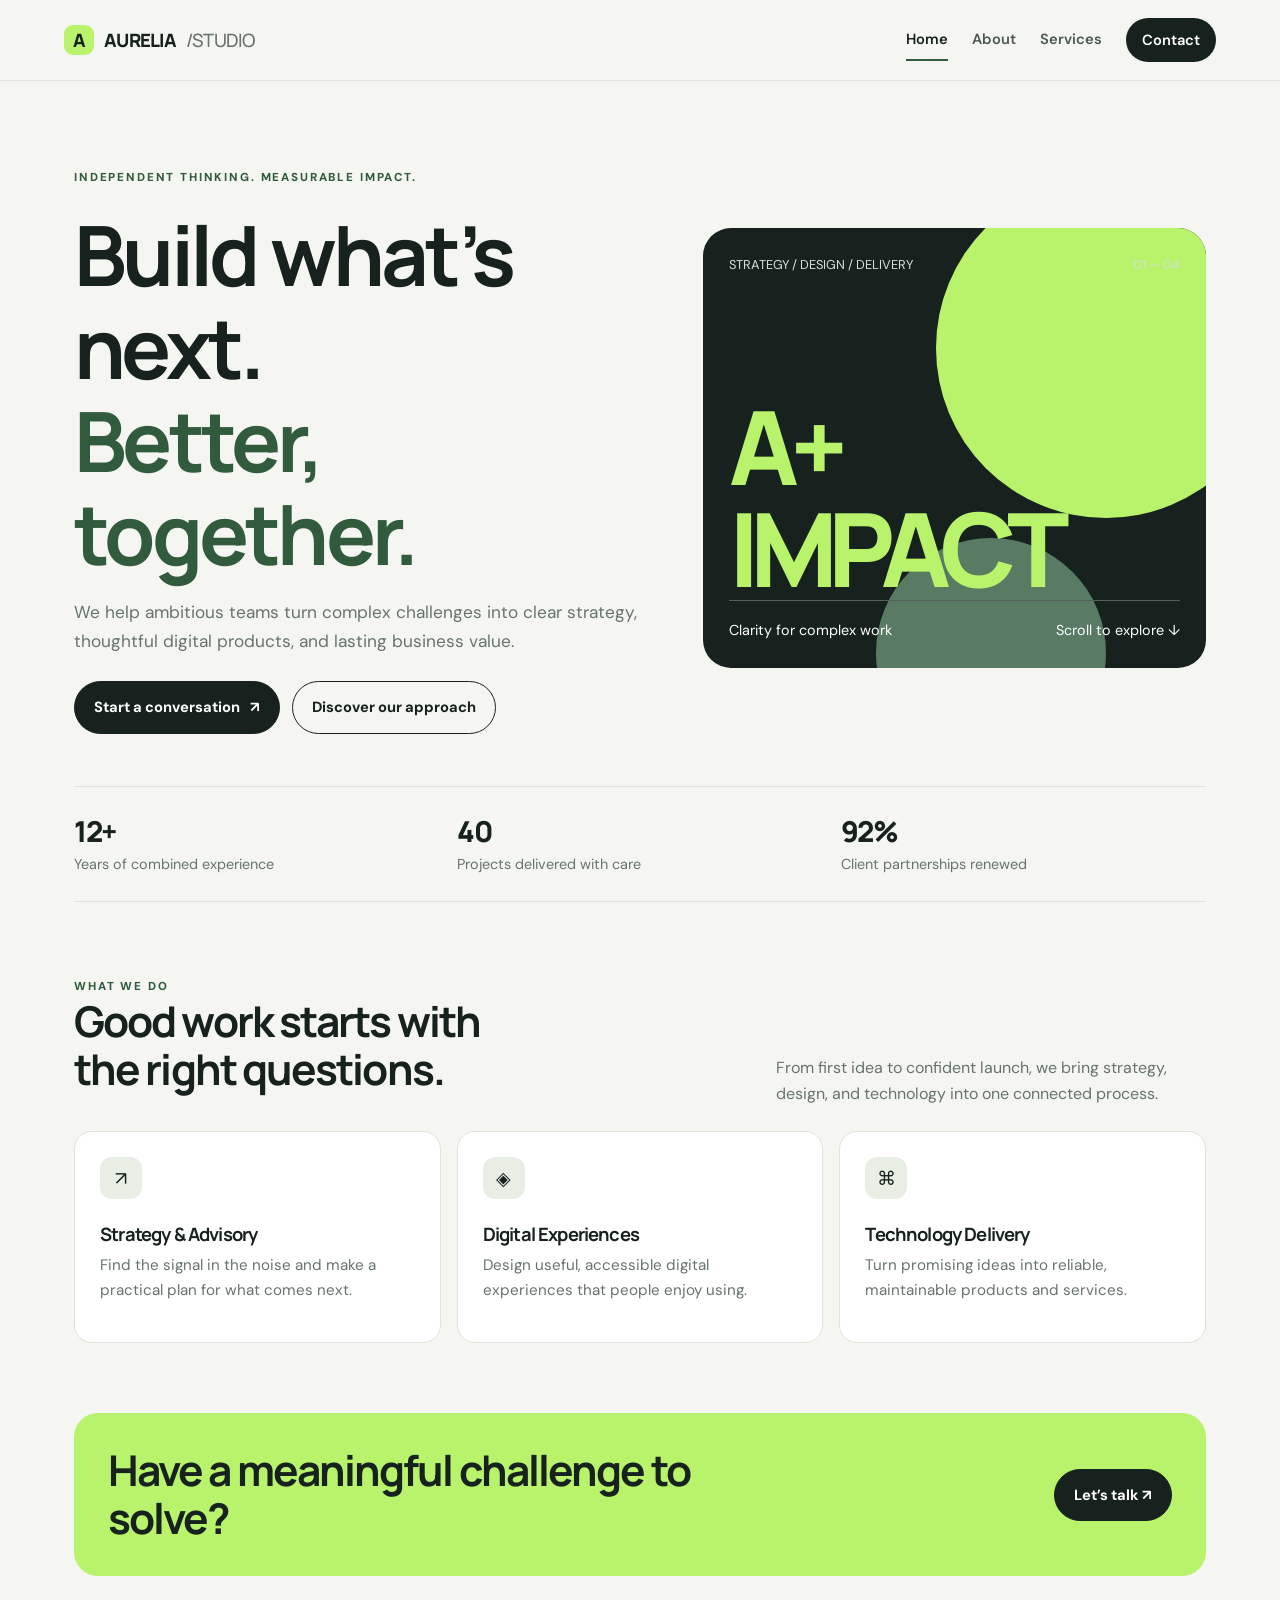
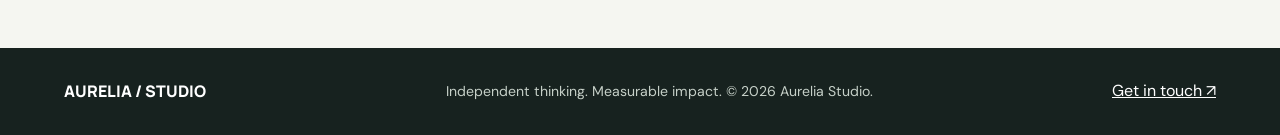
<file: index.html>
<!doctype html>
<html lang="en">
<head>
<meta charset="utf-8">
<meta name="viewport" content="width=device-width, initial-scale=1">
<meta name="description" content="Aurelia strategy and digital studio — professional company website demo.">
<title>Home | Aurelia Studio</title>
<link rel="stylesheet" href="style.css">
</head>
<body>
<header class="site-header">
<a class="logo" href="index.html"><span class="logo-mark">A</span> AURELIA<span style="font-weight:500;color:var(--muted)">/STUDIO</span></a>
<nav aria-label="Main navigation"><a href="index.html" aria-current="page">Home</a><a href="about.html">About</a><a href="products.html">Services</a><a href="contact.html" class="nav-cta">Contact</a></nav>
</header>
<main><section class="hero"><div class="hero-copy"><span class="eyebrow">Independent thinking. Measurable impact.</span><h1>Build what’s next.<br><span style="color:var(--green-dark)">Better, together.</span></h1><p>We help ambitious teams turn complex challenges into clear strategy, thoughtful digital products, and lasting business value.</p><div class="actions"><a class="btn" href="contact.html">Start a conversation <span aria-hidden="true">↗</span></a><a class="btn secondary" href="about.html">Discover our approach</a></div></div><div class="hero-art" role="img" aria-label="Abstract graphic representing progress and growth"><div class="art-top"><span>STRATEGY / DESIGN / DELIVERY</span><span>01 — 04</span></div><div class="art-number">A+<br>IMPACT</div><div class="art-bottom"><span>Clarity for complex work</span><span>Scroll to explore ↓</span></div></div></section><section class="stat-row" aria-label="Company highlights"><div class="stat"><strong>12+</strong><span>Years of combined experience</span></div><div class="stat"><strong>40</strong><span>Projects delivered with care</span></div><div class="stat"><strong>92%</strong><span>Client partnerships renewed</span></div></section><section class="section"><div class="section-heading"><div><span class="eyebrow">What we do</span><h2>Good work starts with<br>the right questions.</h2></div><p>From first idea to confident launch, we bring strategy, design, and technology into one connected process.</p></div><div class="grid-3"><article class="card"><div class="icon" aria-hidden="true">↗</div><h3>Strategy &amp; Advisory</h3><p>Find the signal in the noise and make a practical plan for what comes next.</p></article><article class="card"><div class="icon" aria-hidden="true">◈</div><h3>Digital Experiences</h3><p>Design useful, accessible digital experiences that people enjoy using.</p></article><article class="card"><div class="icon" aria-hidden="true">⌘</div><h3>Technology Delivery</h3><p>Turn promising ideas into reliable, maintainable products and services.</p></article></div></section><section class="cta-panel"><h2>Have a meaningful challenge to solve?</h2><a class="btn" href="contact.html">Let’s talk ↗</a></section></main>
<footer class="site-footer"><span class="footer-brand">AURELIA / STUDIO</span><p>Independent thinking. Measurable impact. © 2026 Aurelia Studio.</p><a href="contact.html">Get in touch ↗</a></footer>
</body>
</html>
</file>
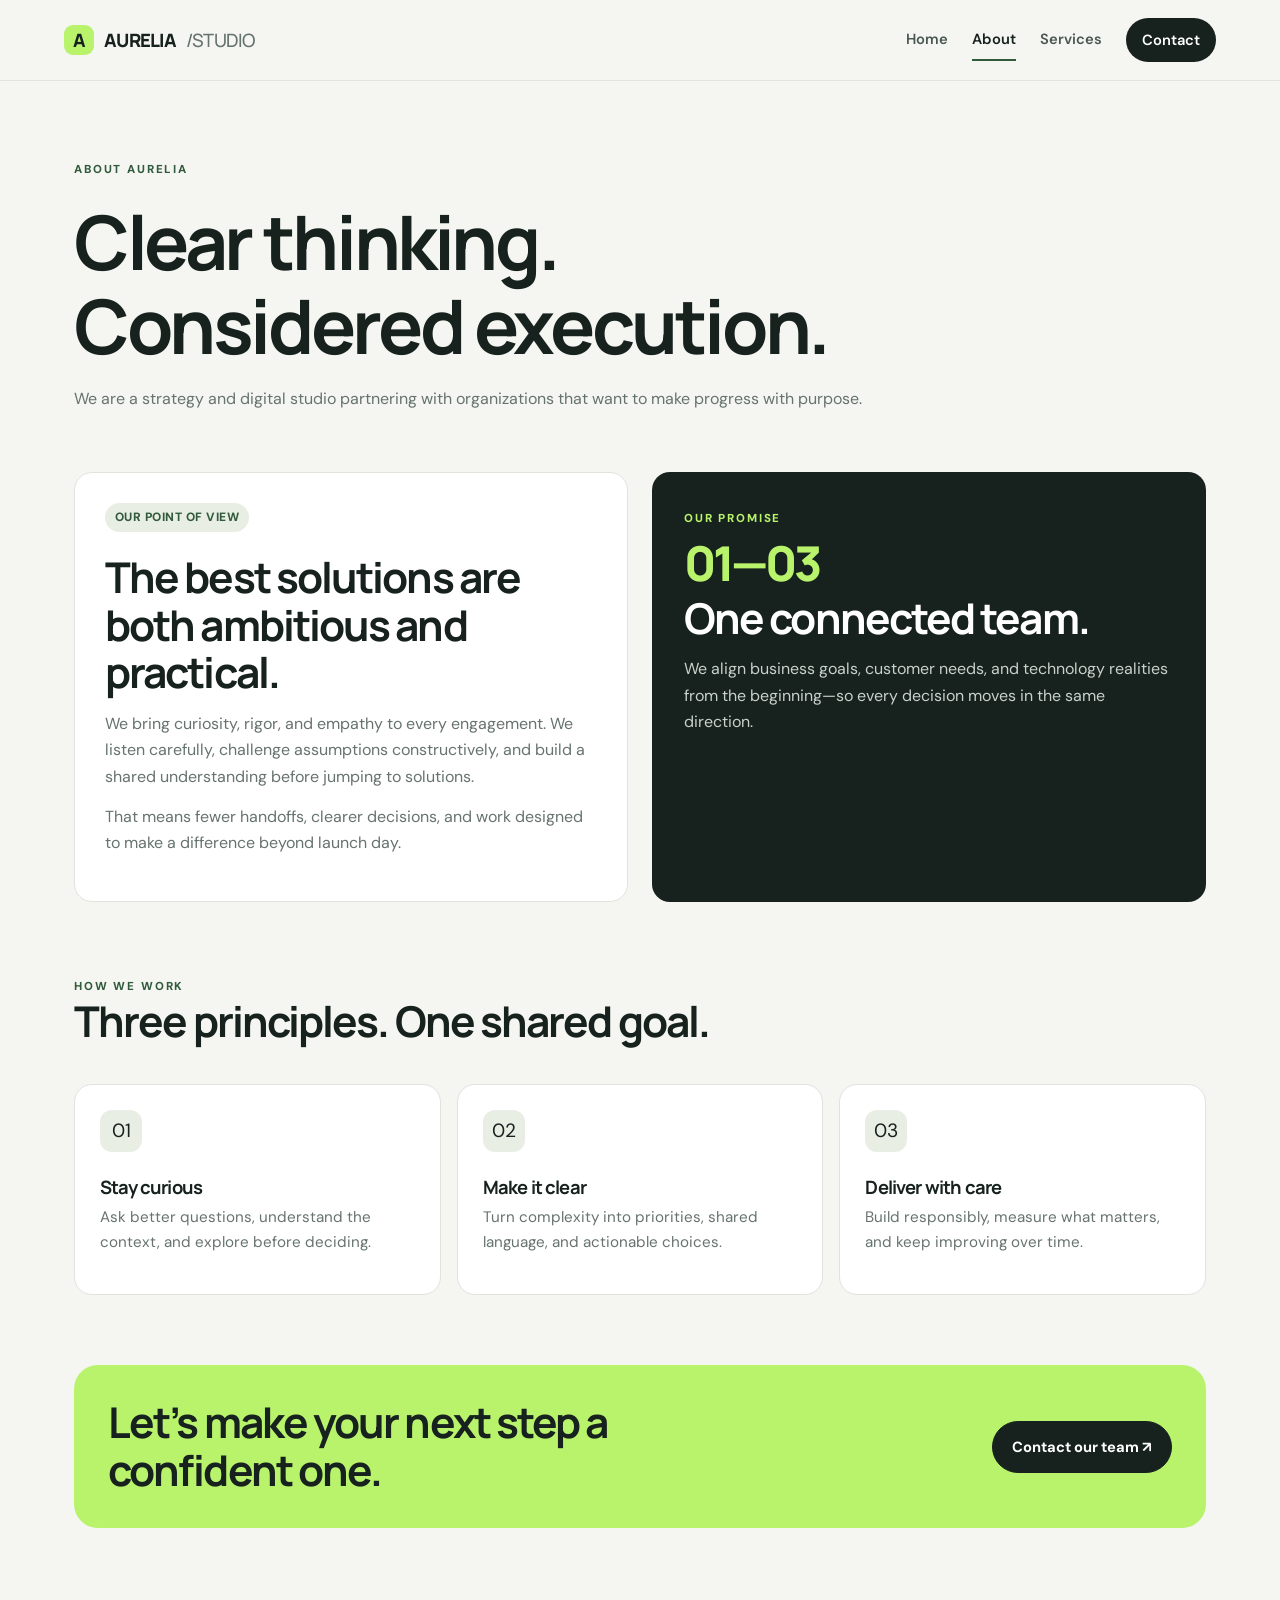
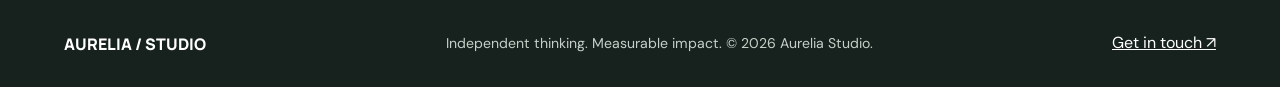
<file: about.html>
<!doctype html>
<html lang="en">
<head>
<meta charset="utf-8">
<meta name="viewport" content="width=device-width, initial-scale=1">
<meta name="description" content="Aurelia strategy and digital studio — professional company website demo.">
<title>About | Aurelia Studio</title>
<link rel="stylesheet" href="style.css">
</head>
<body>
<header class="site-header">
<a class="logo" href="index.html"><span class="logo-mark">A</span> AURELIA<span style="font-weight:500;color:var(--muted)">/STUDIO</span></a>
<nav aria-label="Main navigation"><a href="index.html">Home</a><a href="about.html" aria-current="page">About</a><a href="products.html">Services</a><a href="contact.html" class="nav-cta">Contact</a></nav>
</header>
<main><section class="page-intro"><span class="eyebrow">About Aurelia</span><h1>Clear thinking.<br>Considered execution.</h1><p class="muted">We are a strategy and digital studio partnering with organizations that want to make progress with purpose.</p></section><section class="split"><article class="panel"><span class="pill">Our point of view</span><h2 style="margin-top:22px">The best solutions are both ambitious and practical.</h2><p class="muted">We bring curiosity, rigor, and empathy to every engagement. We listen carefully, challenge assumptions constructively, and build a shared understanding before jumping to solutions.</p><p class="muted">That means fewer handoffs, clearer decisions, and work designed to make a difference beyond launch day.</p></article><aside class="dark-panel"><span class="eyebrow" style="color:var(--green)">Our promise</span><div class="metric">01—03</div><h2>One connected team.</h2><p>We align business goals, customer needs, and technology realities from the beginning—so every decision moves in the same direction.</p></aside></section><section class="section"><div class="section-heading"><div><span class="eyebrow">How we work</span><h2>Three principles. One shared goal.</h2></div></div><div class="grid-3"><article class="card"><div class="icon">01</div><h3>Stay curious</h3><p>Ask better questions, understand the context, and explore before deciding.</p></article><article class="card"><div class="icon">02</div><h3>Make it clear</h3><p>Turn complexity into priorities, shared language, and actionable choices.</p></article><article class="card"><div class="icon">03</div><h3>Deliver with care</h3><p>Build responsibly, measure what matters, and keep improving over time.</p></article></div></section><section class="cta-panel"><h2>Let’s make your next step a confident one.</h2><a class="btn" href="contact.html">Contact our team ↗</a></section></main>
<footer class="site-footer"><span class="footer-brand">AURELIA / STUDIO</span><p>Independent thinking. Measurable impact. © 2026 Aurelia Studio.</p><a href="contact.html">Get in touch ↗</a></footer>
</body>
</html>
</file>
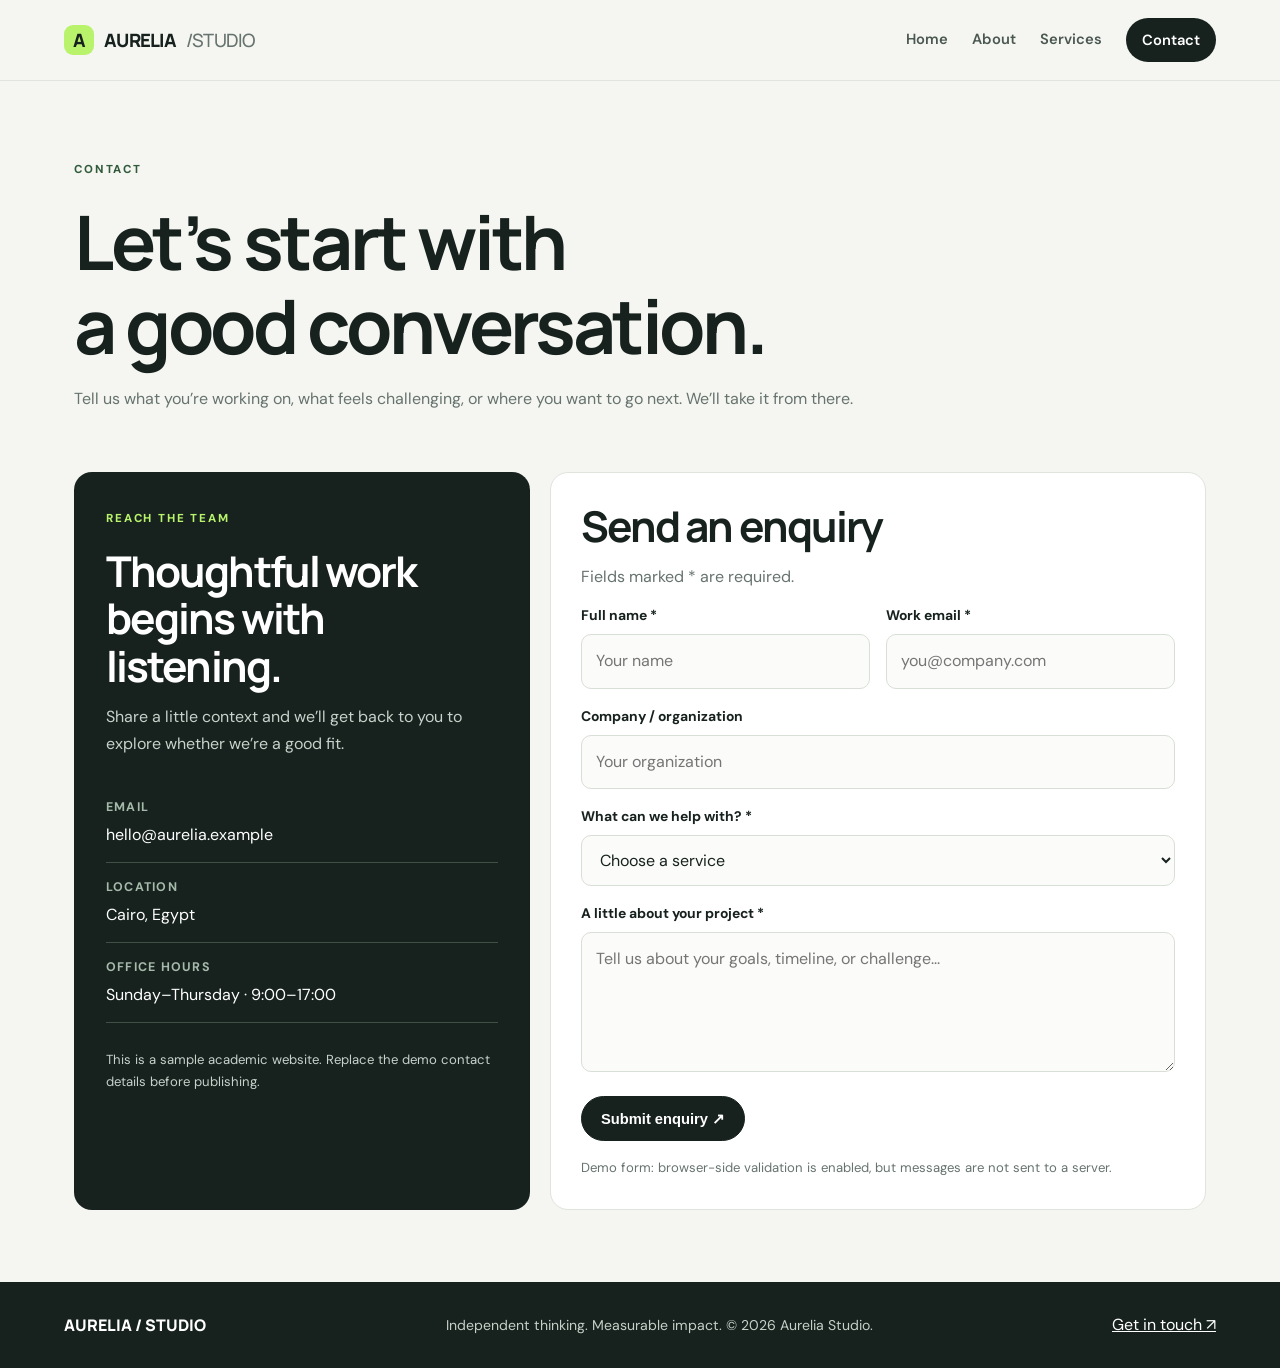
<file: contact.html>
<!doctype html>
<html lang="en">
<head>
<meta charset="utf-8">
<meta name="viewport" content="width=device-width, initial-scale=1">
<meta name="description" content="Aurelia strategy and digital studio — professional company website demo.">
<title>Contact | Aurelia Studio</title>
<link rel="stylesheet" href="style.css">
</head>
<body>
<header class="site-header">
<a class="logo" href="index.html"><span class="logo-mark">A</span> AURELIA<span style="font-weight:500;color:var(--muted)">/STUDIO</span></a>
<nav aria-label="Main navigation"><a href="index.html">Home</a><a href="about.html">About</a><a href="products.html">Services</a><a href="contact.html" aria-current="page" class="nav-cta">Contact</a></nav>
</header>
<main><section class="page-intro"><span class="eyebrow">Contact</span><h1>Let’s start with<br>a good conversation.</h1><p class="muted">Tell us what you’re working on, what feels challenging, or where you want to go next. We’ll take it from there.</p></section><section class="contact-grid"><aside class="dark-panel"><span class="eyebrow" style="color:var(--green)">Reach the team</span><h2 style="margin-top:18px">Thoughtful work begins with listening.</h2><p>Share a little context and we’ll get back to you to explore whether we’re a good fit.</p><ul class="contact-list"><li><strong>Email</strong>hello@aurelia.example</li><li><strong>Location</strong>Cairo, Egypt</li><li><strong>Office hours</strong>Sunday–Thursday · 9:00–17:00</li></ul><p class="form-note" style="color:#c8d1ca">This is a sample academic website. Replace the demo contact details before publishing.</p></aside><section class="panel"><h2>Send an enquiry</h2><p class="muted">Fields marked * are required.</p><form class="form-grid" action="#" method="get"><div class="field"><label for="name">Full name *</label><input id="name" name="name" type="text" autocomplete="name" required minlength="2" placeholder="Your name"></div><div class="field"><label for="email">Work email *</label><input id="email" name="email" type="email" autocomplete="email" required placeholder="you@company.com"></div><div class="field full"><label for="company">Company / organization</label><input id="company" name="company" type="text" autocomplete="organization" placeholder="Your organization"></div><div class="field full"><label for="service">What can we help with? *</label><select id="service" name="service" required><option value="">Choose a service</option><option>Business &amp; Product Strategy</option><option>UX &amp; Digital Design</option><option>Web &amp; Technology</option><option>Not sure yet</option></select></div><div class="field full"><label for="message">A little about your project *</label><textarea id="message" name="message" required minlength="10" placeholder="Tell us about your goals, timeline, or challenge..."></textarea></div><div class="field full"><button class="btn" type="submit">Submit enquiry ↗</button></div><p class="form-note field full">Demo form: browser-side validation is enabled, but messages are not sent to a server.</p></form></section></section></main>
<footer class="site-footer"><span class="footer-brand">AURELIA / STUDIO</span><p>Independent thinking. Measurable impact. © 2026 Aurelia Studio.</p><a href="contact.html">Get in touch ↗</a></footer>
</body>
</html>
</file>
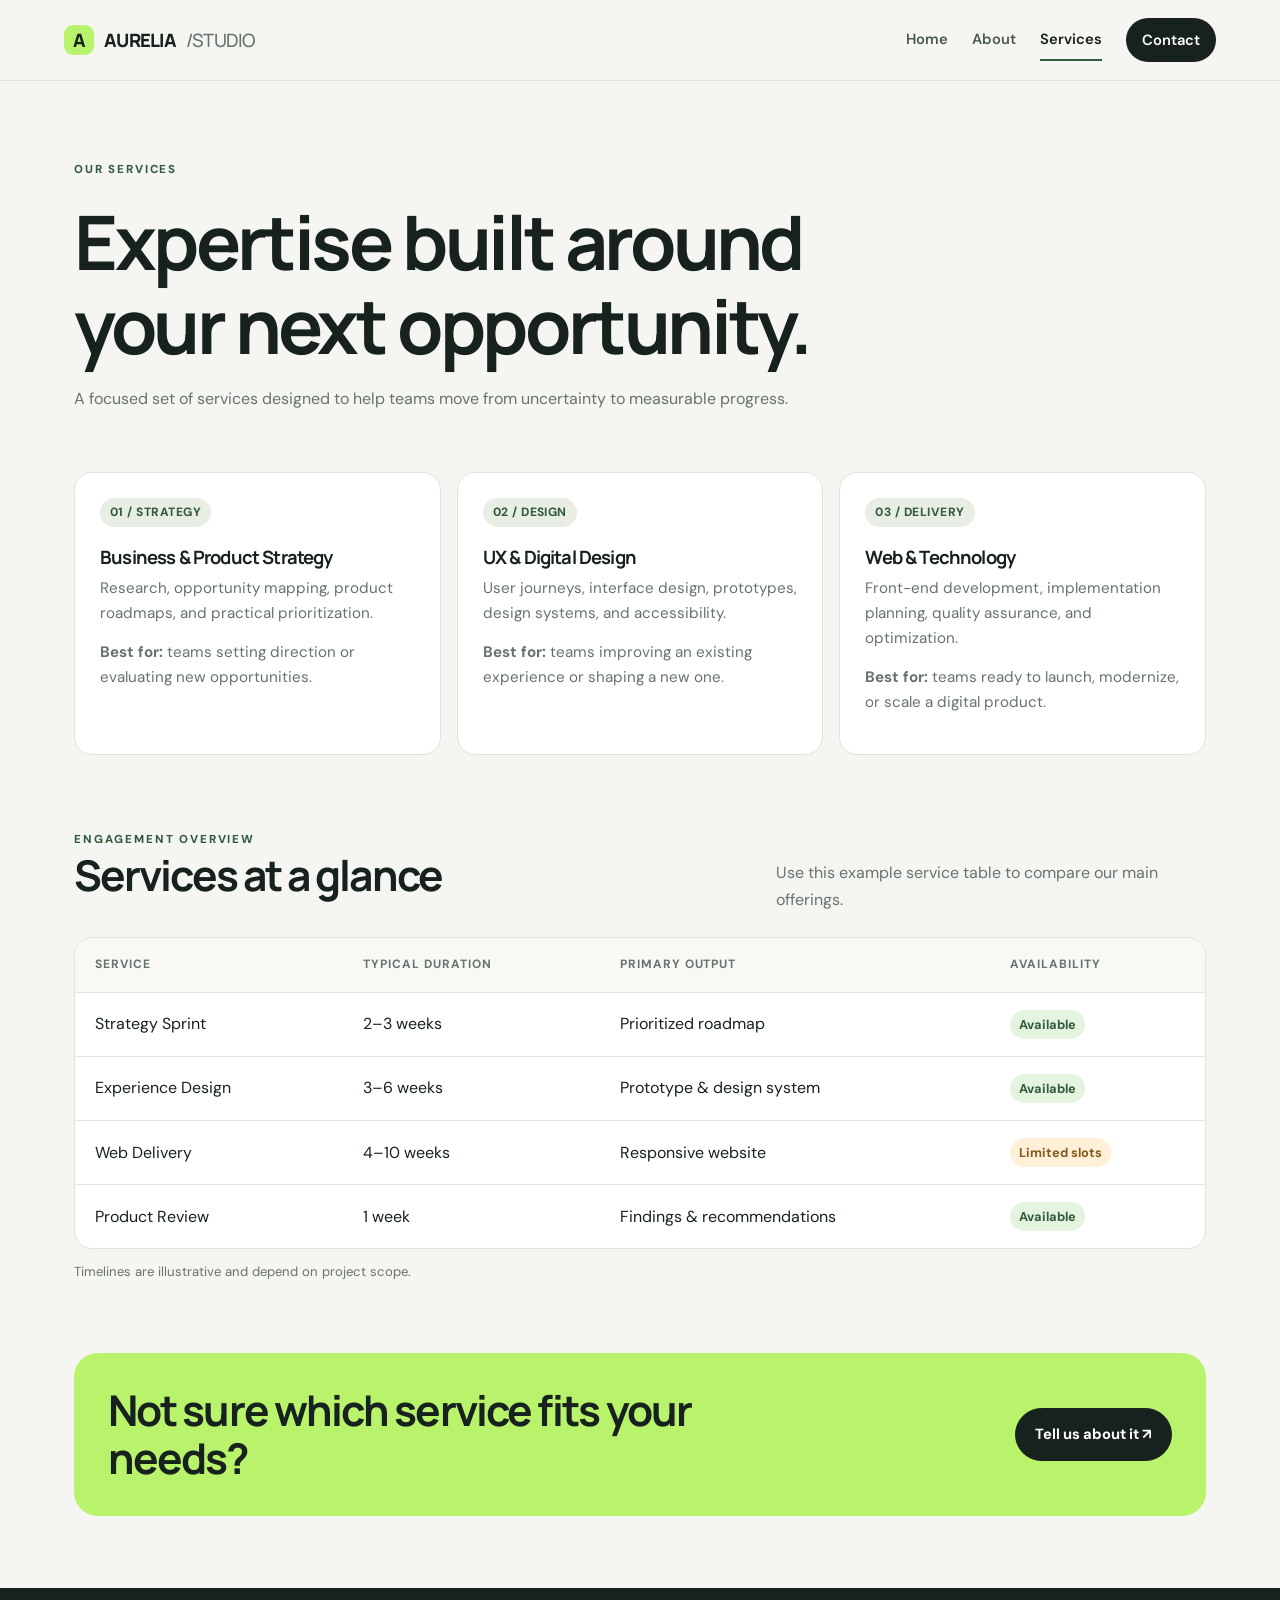
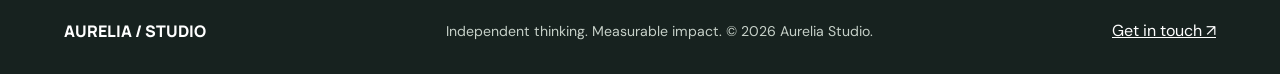
<file: products.html>
<!doctype html>
<html lang="en">
<head>
<meta charset="utf-8">
<meta name="viewport" content="width=device-width, initial-scale=1">
<meta name="description" content="Aurelia strategy and digital studio — professional company website demo.">
<title>Services | Aurelia Studio</title>
<link rel="stylesheet" href="style.css">
</head>
<body>
<header class="site-header">
<a class="logo" href="index.html"><span class="logo-mark">A</span> AURELIA<span style="font-weight:500;color:var(--muted)">/STUDIO</span></a>
<nav aria-label="Main navigation"><a href="index.html">Home</a><a href="about.html">About</a><a href="products.html" aria-current="page">Services</a><a href="contact.html" class="nav-cta">Contact</a></nav>
</header>
<main><section class="page-intro"><span class="eyebrow">Our services</span><h1>Expertise built around<br>your next opportunity.</h1><p class="muted">A focused set of services designed to help teams move from uncertainty to measurable progress.</p></section><section class="grid-3"><article class="card"><span class="pill">01 / Strategy</span><h3 style="margin-top:20px">Business &amp; Product Strategy</h3><p>Research, opportunity mapping, product roadmaps, and practical prioritization.</p><p><strong>Best for:</strong> teams setting direction or evaluating new opportunities.</p></article><article class="card"><span class="pill">02 / Design</span><h3 style="margin-top:20px">UX &amp; Digital Design</h3><p>User journeys, interface design, prototypes, design systems, and accessibility.</p><p><strong>Best for:</strong> teams improving an existing experience or shaping a new one.</p></article><article class="card"><span class="pill">03 / Delivery</span><h3 style="margin-top:20px">Web &amp; Technology</h3><p>Front-end development, implementation planning, quality assurance, and optimization.</p><p><strong>Best for:</strong> teams ready to launch, modernize, or scale a digital product.</p></article></section><section class="section"><div class="section-heading"><div><span class="eyebrow">Engagement overview</span><h2>Services at a glance</h2></div><p>Use this example service table to compare our main offerings.</p></div><div class="table-wrap"><table><thead><tr><th>Service</th><th>Typical duration</th><th>Primary output</th><th>Availability</th></tr></thead><tbody><tr><td>Strategy Sprint</td><td>2–3 weeks</td><td>Prioritized roadmap</td><td><span class="status">Available</span></td></tr><tr><td>Experience Design</td><td>3–6 weeks</td><td>Prototype &amp; design system</td><td><span class="status">Available</span></td></tr><tr><td>Web Delivery</td><td>4–10 weeks</td><td>Responsive website</td><td><span class="status limited">Limited slots</span></td></tr><tr><td>Product Review</td><td>1 week</td><td>Findings &amp; recommendations</td><td><span class="status">Available</span></td></tr></tbody></table></div><p class="form-note" style="margin-top:12px">Timelines are illustrative and depend on project scope.</p></section><section class="cta-panel"><h2>Not sure which service fits your needs?</h2><a class="btn" href="contact.html">Tell us about it ↗</a></section></main>
<footer class="site-footer"><span class="footer-brand">AURELIA / STUDIO</span><p>Independent thinking. Measurable impact. © 2026 Aurelia Studio.</p><a href="contact.html">Get in touch ↗</a></footer>
</body>
</html>
</file>
<file: style.css>
@import url('https://fonts.googleapis.com/css2?family=DM+Sans:wght@400;500;600;700&family=Manrope:wght@400;500;600;700;800&display=swap');
:root{--ink:#17221f;--muted:#66736e;--green:#b8f36b;--green-dark:#315b3c;--paper:#f5f6f1;--white:#fff;--line:#dfe4dc;--dark:#17221f;--soft:#e9eee5;--radius:18px}
*{box-sizing:border-box}html{scroll-behavior:smooth}body{margin:0;background:var(--paper);color:var(--ink);font-family:"DM Sans",Arial,sans-serif;line-height:1.65}a{color:inherit}img{max-width:100%}
.site-header{display:flex;align-items:center;justify-content:space-between;gap:24px;padding:18px max(5%,calc((100% - 1180px)/2));background:rgba(245,246,241,.94);border-bottom:1px solid var(--line);position:sticky;top:0;z-index:10;backdrop-filter:blur(12px)}
.logo{display:flex;align-items:center;gap:10px;text-decoration:none;font:800 1.15rem Manrope,sans-serif;letter-spacing:-.04em}.logo-mark{width:30px;height:30px;border-radius:9px;background:var(--green);display:grid;place-items:center;color:var(--dark);font-weight:800}
nav{display:flex;gap:24px;align-items:center;flex-wrap:wrap}nav a{text-decoration:none;color:#4b5852;font-size:.92rem;font-weight:600;padding:8px 0;border-bottom:2px solid transparent}nav a:hover,nav a[aria-current=page]{color:var(--ink);border-color:var(--green-dark)}
.nav-cta{background:var(--dark);color:white!important;padding:10px 16px!important;border-radius:999px;border:0!important}
main{max-width:1180px;margin:0 auto;padding:44px 24px 72px}.eyebrow{text-transform:uppercase;letter-spacing:.16em;font-size:.72rem;font-weight:800;color:var(--green-dark)}h1,h2,h3{font-family:Manrope,Arial,sans-serif;letter-spacing:-.045em;line-height:1.12}h1{font-size:clamp(2.8rem,6.5vw,5.6rem);margin:18px 0}h2{font-size:clamp(1.7rem,3.4vw,2.65rem);margin:0 0 14px}h3{font-size:1.15rem;margin:0 0 8px}p{margin:0 0 14px}.muted{color:var(--muted)}.hero{display:grid;grid-template-columns:1.08fr .92fr;gap:38px;align-items:center;padding:38px 0 52px}.hero-copy{max-width:680px}.hero-copy p{font-size:1.08rem;max-width:570px;color:var(--muted)}.actions{display:flex;gap:12px;flex-wrap:wrap;margin-top:26px}.btn{display:inline-flex;align-items:center;justify-content:center;gap:10px;padding:13px 19px;border-radius:999px;text-decoration:none;font-weight:700;font-size:.92rem;border:1px solid var(--dark);background:var(--dark);color:white;cursor:pointer}.btn:hover{transform:translateY(-1px)}.btn.secondary{background:transparent;color:var(--dark)}.hero-art{min-height:440px;border-radius:28px;background:var(--dark);padding:26px;position:relative;overflow:hidden;color:white;display:flex;flex-direction:column;justify-content:space-between}.hero-art:before{content:"";position:absolute;width:340px;height:340px;border-radius:50%;background:var(--green);right:-70px;top:-50px}.hero-art:after{content:"";position:absolute;width:230px;height:230px;border-radius:50%;background:#668b70;right:100px;bottom:-100px;opacity:.85}.art-top,.art-bottom,.art-number{position:relative;z-index:1}.art-top{display:flex;justify-content:space-between;align-items:center;font-size:.8rem;color:#d6e0d7}.art-number{font:800 clamp(4rem,8vw,7rem) Manrope,sans-serif;letter-spacing:-.09em;line-height:1;color:var(--green);margin-top:auto}.art-bottom{border-top:1px solid #53615a;padding-top:18px;display:flex;justify-content:space-between;gap:12px;font-size:.9rem}.stat-row{display:grid;grid-template-columns:repeat(3,1fr);border-top:1px solid var(--line);border-bottom:1px solid var(--line);padding:24px 0;gap:18px}.stat strong{display:block;font:800 1.8rem Manrope,sans-serif;letter-spacing:-.05em}.stat span{font-size:.9rem;color:var(--muted)}.section{padding:70px 0 0}.section-heading{display:flex;justify-content:space-between;align-items:end;gap:24px;margin-bottom:24px}.section-heading p{max-width:430px;color:var(--muted);margin:0}.grid-3{display:grid;grid-template-columns:repeat(3,1fr);gap:16px}.card{background:var(--white);border:1px solid var(--line);border-radius:var(--radius);padding:25px;min-height:205px}.card .icon{display:grid;place-items:center;width:42px;height:42px;background:var(--soft);border-radius:12px;margin-bottom:25px;font-size:1.2rem}.card p{color:var(--muted);font-size:.95rem}.cta-panel{background:var(--green);border-radius:24px;padding:34px;display:flex;align-items:center;justify-content:space-between;gap:24px;margin-top:70px}.cta-panel h2{max-width:620px;margin:0}.cta-panel .btn{background:var(--dark);color:white}
.page-intro{padding:30px 0 45px;max-width:800px}.page-intro h1{font-size:clamp(2.6rem,6vw,4.7rem)}.split{display:grid;grid-template-columns:1fr 1fr;gap:24px;align-items:stretch}.panel{background:white;border:1px solid var(--line);border-radius:var(--radius);padding:30px}.dark-panel{background:var(--dark);color:white;border-radius:var(--radius);padding:32px}.dark-panel p{color:#c8d1ca}.metric{font:800 3rem Manrope,sans-serif;color:var(--green);letter-spacing:-.07em}.pill{display:inline-block;background:var(--soft);color:var(--green-dark);border-radius:999px;padding:5px 10px;font-size:.75rem;font-weight:800;letter-spacing:.04em;text-transform:uppercase}
.table-wrap{overflow-x:auto;background:white;border:1px solid var(--line);border-radius:var(--radius);margin-top:22px}table{border-collapse:collapse;width:100%;min-width:620px}th,td{text-align:left;padding:17px 20px;border-bottom:1px solid var(--line)}th{font-size:.75rem;text-transform:uppercase;letter-spacing:.08em;color:var(--muted);background:#f8f9f5}tbody tr:last-child td{border-bottom:0}tbody tr:hover{background:#f8fbf4}.status{display:inline-block;background:#e5f4df;color:#315b3c;padding:4px 9px;border-radius:999px;font-size:.8rem;font-weight:700}.status.limited{background:#fff0d7;color:#83591d}
.contact-grid{display:grid;grid-template-columns:.82fr 1.18fr;gap:20px}.contact-list{list-style:none;padding:0;margin:26px 0}.contact-list li{padding:14px 0;border-bottom:1px solid #405047}.contact-list strong{display:block;font-size:.78rem;text-transform:uppercase;letter-spacing:.1em;color:#a6baab;margin-bottom:4px}.form-grid{display:grid;grid-template-columns:1fr 1fr;gap:16px}.field.full{grid-column:1/-1}label{display:block;font-weight:700;font-size:.87rem;margin-bottom:7px}input,select,textarea{width:100%;font:inherit;padding:13px 14px;border:1px solid #d8dfd6;border-radius:10px;background:#fbfcf9;color:var(--ink)}input:focus,select:focus,textarea:focus{outline:3px solid #b8f36b80;border-color:#789b72}textarea{min-height:140px;resize:vertical}.form-note{font-size:.82rem;color:var(--muted);margin:0}.site-footer{background:var(--dark);color:white;padding:30px max(5%,calc((100% - 1180px)/2));display:flex;justify-content:space-between;align-items:center;gap:18px;flex-wrap:wrap}.site-footer p{margin:0;color:#c6d0c8;font-size:.88rem}.footer-brand{font:800 1rem Manrope,sans-serif}
@media(max-width:800px){.site-header{position:static;align-items:flex-start;flex-direction:column}.hero,.split,.contact-grid{grid-template-columns:1fr}.hero-art{min-height:320px}.grid-3{grid-template-columns:1fr}.section-heading{align-items:flex-start;flex-direction:column}.cta-panel{align-items:flex-start;flex-direction:column}.stat-row{grid-template-columns:1fr}.form-grid{grid-template-columns:1fr}.field.full{grid-column:auto}main{padding-top:28px}}
</file>
